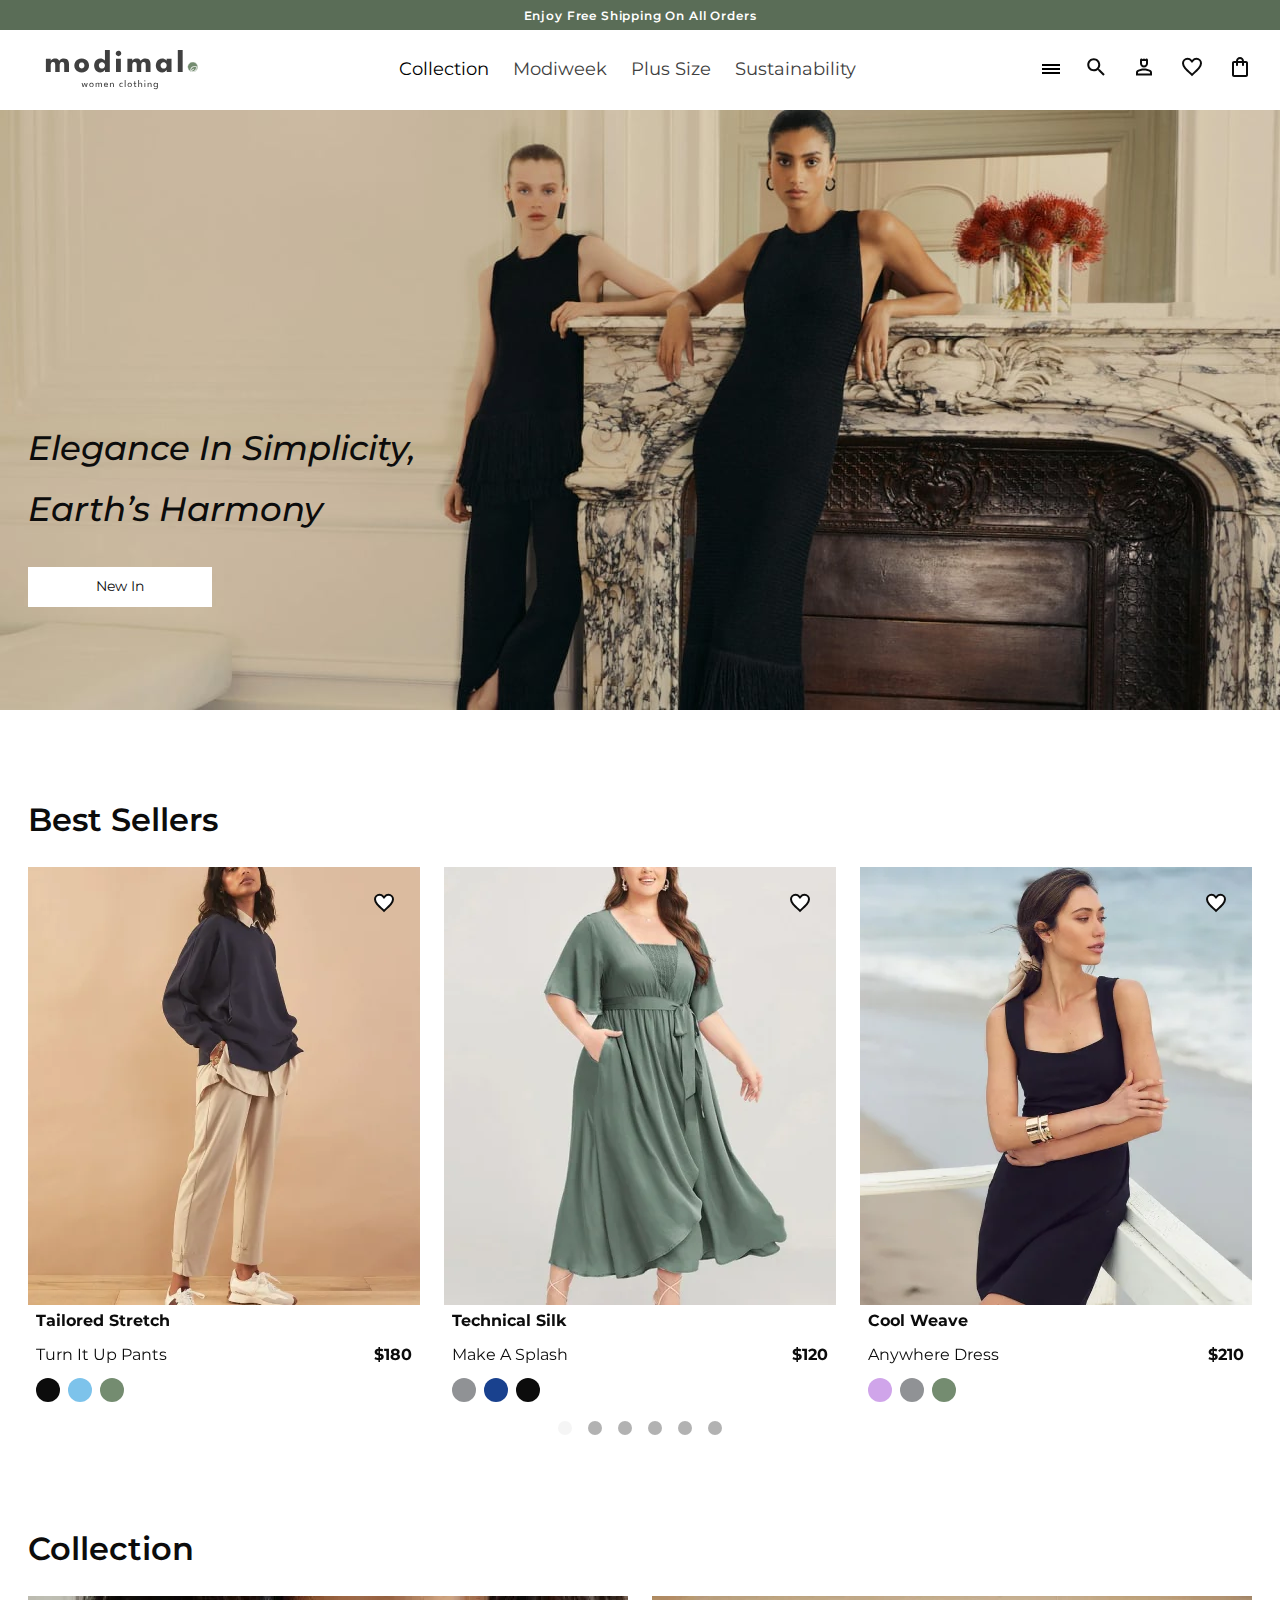
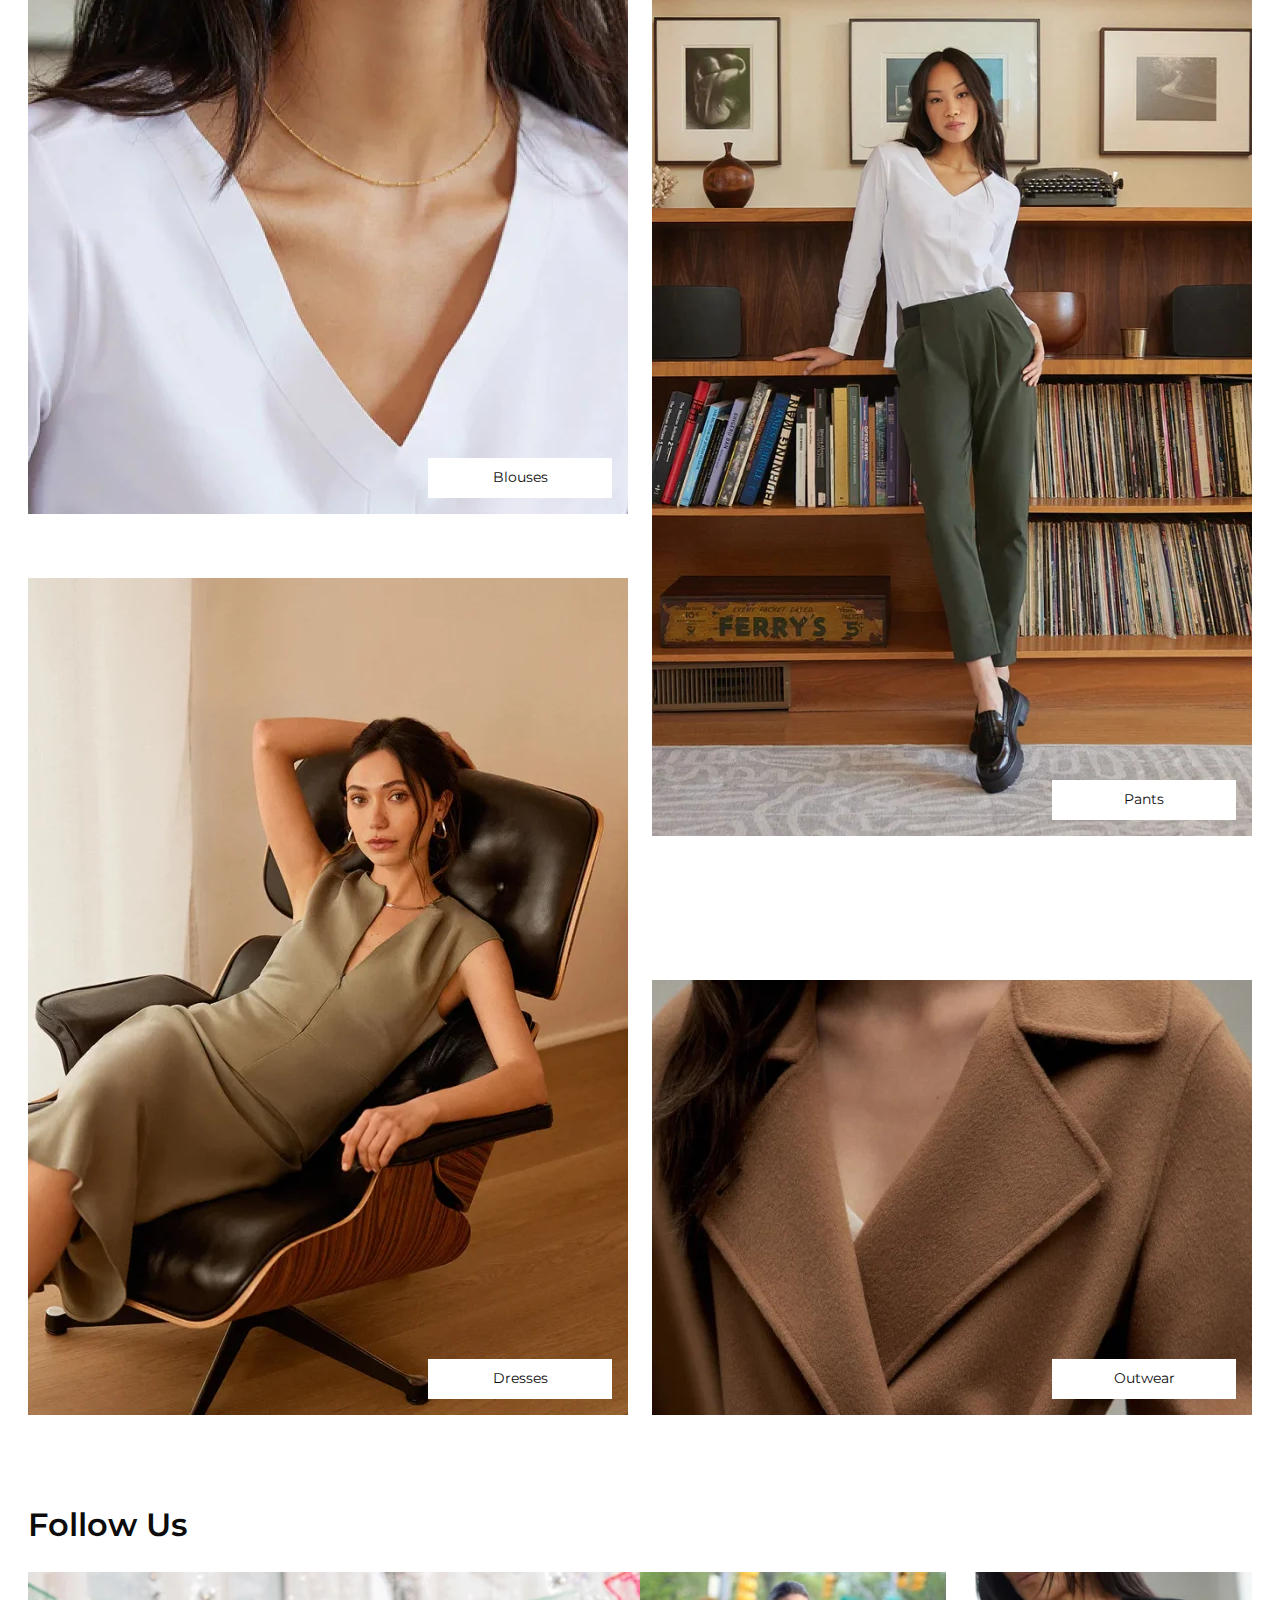
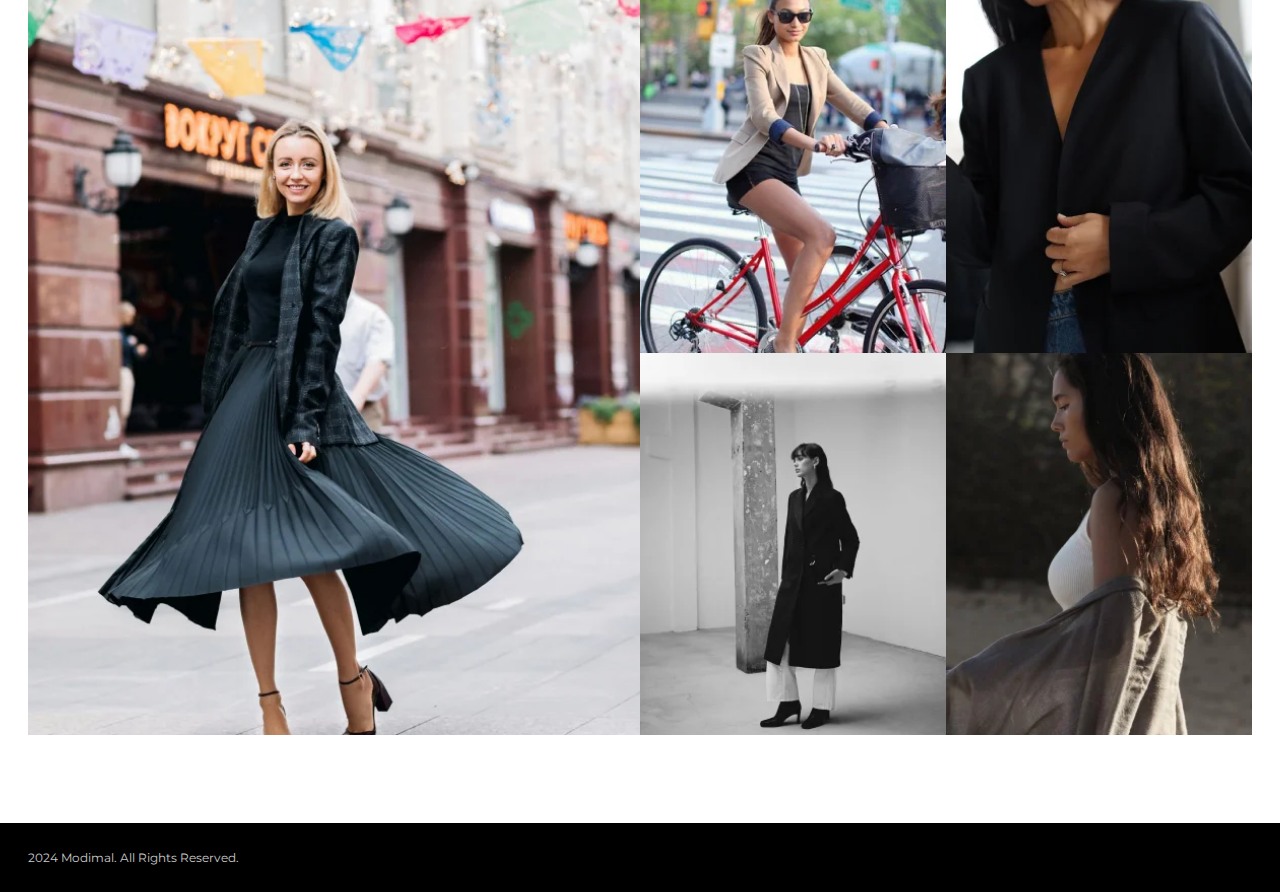
<file: docs/index.html>
<!DOCTYPE html><html lang="en"><head><meta charset="UTF-8"/><meta http-equiv="X-UA-Compatible" content="IE=edge"/><meta name="viewport" content="width=device-width, initial-scale=1.0"/><title>Modimal</title><link rel="stylesheet" href="./css/main.css"/><link rel="icon" type="image/x-icon" href="./img/favicons/favicon.svg"><link rel="apple-touch-icon" sizes="180x180" href="./img/favicons/apple-touch-icon.png"></head><body><section class="top-info"><div class="container"><p>Enjoy Free Shipping On&#160;All Orders</p></div></section><header class="header"><div class="container"><div class="header__row"><div class="header__logo"> <a href="#!" class="logo"><img src="./img/Logo/Logo.svg" alt="Logo"></a></div><nav class="header__nav nav"><ul class="nav__list"><li><a href="#!" class="active">Collection</a></li><li><a href="#!">Modiweek</a></li><li><a href="#!">Plus Size</a></li><li><a href="#!">Sustainability</a></li></ul></nav><div class="header__account header__account--first"><ul class="account"> <button class="mobile-nav-btn"><div class="nav-icon"></div></button><li class="account__search"> <a href="#!"><svg class="icon icon--search"><use href="./img/svgsprite/sprite.symbol.svg#search"></use></svg></a></li><li> <a href="#!"><svg class="icon icon--profile"><use href="./img/svgsprite/sprite.symbol.svg#profile"></use></svg></a></li></ul></div><div class="header__account"><ul class="account"><li> <a href="#!"><svg class="icon icon--favorite"><use href="./img/svgsprite/sprite.symbol.svg#favorite"></use></svg></a></li><li> <a href="#!"><svg class="icon icon--bag"><use href="./img/svgsprite/sprite.symbol.svg#bag"></use></svg></a></li></ul></div><div class="header__nav-btn"> <button class="mobile-nav-btn"><div class="nav-icon"></div></button></div></div></div></header><div class="mobile-nav"><div class="mobile-nav__links"><ul class="mobile-links"><li class="mobile-links__parent"> <button class="mobile-links__parent-btn"> <span class="mobile-links__parent-title">Collection</span><svg class="mobile-links__parent-btn__icon icon icon--arrow_down"><use href="./img/svgsprite/sprite.symbol.svg#arrow_down"></use></svg></button><div class="mobile-sub"><ul class="mobile-sub-list"><li class="mobile-sub-list__item">shop all</li><li class="mobile-sub-list__item">tops & blouses</li><li class="mobile-sub-list__item">packaging</li><li class="mobile-sub-list__item">pants</li><li class="mobile-sub-list__item">jackets & outwears</li><li class="mobile-sub-list__item">our suppliers</li><li class="mobile-sub-list__item">dresses & jumpsuits</li><li class="mobile-sub-list__item">short & skirts</li></ul></div></li><li class="mobile-links__parent"> <button class="mobile-links__parent-btn"> <span class="mobile-links__parent-title">New In</span><svg class="mobile-links__parent-btn__icon icon icon--arrow_down"><use href="./img/svgsprite/sprite.symbol.svg#arrow_down"></use></svg></button><div class="mobile-sub"><ul class="mobile-sub-list"><li class="mobile-sub-list__item">product care</li><li class="mobile-sub-list__item">tops & blouses</li><li class="mobile-sub-list__item">tees</li><li class="mobile-sub-list__item">pants</li><li class="mobile-sub-list__item">jackets & outwears</li><li class="mobile-sub-list__item">processing</li><li class="mobile-sub-list__item">dresses & jumpsuits</li></ul></div></li><li class="mobile-links__parent"> <button class="mobile-links__parent-btn"> <span class="mobile-links__parent-title">Modiweek</span><svg class="mobile-links__parent-btn__icon icon icon--arrow_down"><use href="./img/svgsprite/sprite.symbol.svg#arrow_down"></use></svg></button><div class="mobile-sub"><ul class="mobile-sub-list"><li class="mobile-sub-list__item">shop all</li><li class="mobile-sub-list__item">tops & blouses</li><li class="mobile-sub-list__item">processing</li><li class="mobile-sub-list__item">pants</li><li class="mobile-sub-list__item">jackets & outwears</li><li class="mobile-sub-list__item">pullovers</li><li class="mobile-sub-list__item">dresses & jumpsuits</li><li class="mobile-sub-list__item">short & skirts</li></ul></div></li><li class="mobile-links__parent"> <button class="mobile-links__parent-btn"> <span class="mobile-links__parent-title">Plus size</span><svg class="mobile-links__parent-btn__icon icon icon--arrow_down"><use href="./img/svgsprite/sprite.symbol.svg#arrow_down"></use></svg></button><div class="mobile-sub"><ul class="mobile-sub-list"><li class="mobile-sub-list__item">product care</li><li class="mobile-sub-list__item">tops & blouses</li><li class="mobile-sub-list__item">tees</li><li class="mobile-sub-list__item">pants</li><li class="mobile-sub-list__item">our suppliers</li><li class="mobile-sub-list__item">pullovers</li><li class="mobile-sub-list__item">packaging</li></ul></div></li><li class="mobile-links__parent"> <button class="mobile-links__parent-btn"> <span class="mobile-links__parent-title">sustainability</span> <svg class="mobile-links__parent-btn__icon icon icon--arrow_down"><use href="./img/svgsprite/sprite.symbol.svg#arrow_down"></use></svg></button><div class="mobile-sub"><ul class="mobile-sub-list"><li class="mobile-sub-list__item">mission</li><li class="mobile-sub-list__item">processing</li><li class="mobile-sub-list__item">materials</li><li class="mobile-sub-list__item">packaging</li><li class="mobile-sub-list__item">product care</li><li class="mobile-sub-list__item">our suppliers</li></ul></div></li></ul></div><div class="mobile-nav__btns"> <a href="#!" class="btn-outline"><svg class="icon icon--profile"><use href="./img/svgsprite/sprite.symbol.svg#profile"></use></svg>Log In</a> <a href="#!" class="btn-outline">Create Account</a></div></div><main class="main"><section class="hero"><div class="container"><div class="hero__content"><h1 class="hero__title">Elegance in&#160;simplicity, Earth&#8217;s harmony</h1> <a href="#!" class="btn">New In</a></div></div></section><section class="best"><div class="container"><div class="best__title-wrapper"><h2 class="best__title title">Best Sellers</h2><div class="best__link"> <a href="#!" class="btn btn--small">View All</a></div></div><div class="best__cards"><div class="swiper"><div class="swiper-wrapper"><div class="swiper-slide"><article class="card"><div class="card__fav-btn"> <button class="card__btn-fav"><svg class="icon icon--favorite"><use href="./img/svgsprite/sprite.symbol.svg#favorite"></use></svg></button></div><div class="card__picture"><picture><source srcset="./img/Best/best-01.webp 1x, ./img/Best/best-01@2x.webp 2x" type="image/webp"><source srcset="./img/Best/best-01.jpg 1x, ./img/Best/best-01@2x.jpg 2x" type="image/jpeg"> <img src="./img/Best/best-01.jpg" alt="card" class="card__img"></picture></div><div class="card__body"><h3 class="card__title"><a href="#!">tailored stretch</a></h3><div class="card__cols"><div class="card__desc">turn it&#160;up&#160;pants</div><div class="card__price">$180</div></div><div class="card__colors"><div class="color color--black"></div><div class="color color--blue"></div><div class="color color--green"></div></div></div></article></div><div class="swiper-slide"><article class="card"><div class="card__fav-btn"> <button class="card__btn-fav"><svg class="icon icon--favorite"><use href="./img/svgsprite/sprite.symbol.svg#favorite"></use></svg></button></div><div class="card__picture"><picture><source srcset="./img/Best/best-02.webp 1x, ./img/Best/best-02@2x.webp 2x" type="image/webp"><source srcset="./img/Best/best-02.jpg 1x, ./img/Best/best-02@2x.jpg 2x" type="image/jpeg"> <img src="./img/Best/best-02.jpg" alt="card" class="card__img"></picture></div><div class="card__body"><h3 class="card__title"><a href="#!">Technical Silk</a></h3><div class="card__cols"><div class="card__desc">Make A&#160;Splash</div><div class="card__price">$120</div></div><div class="card__colors"><div class="color color--olive"></div><div class="color color--navy"></div><div class="color color--black"></div></div></div></article></div><div class="swiper-slide"><article class="card"><div class="card__fav-btn"> <button class="card__btn-fav"><svg class="icon icon--favorite"><use href="./img/svgsprite/sprite.symbol.svg#favorite"></use></svg></button></div><div class="card__picture"><picture><source srcset="./img/Best/best-03.webp 1x, ./img/Best/best-03@2x.webp 2x" type="image/webp"><source srcset="./img/Best/best-03.jpg 1x, ./img/Best/best-03@2x.jpg 2x" type="image/jpeg"> <img src="./img/Best/best-03.jpg" alt="card" class="card__img"></picture></div><div class="card__body"><h3 class="card__title"><a href="#!">Cool Weave</a></h3><div class="card__cols"><div class="card__desc">Anywhere Dress</div><div class="card__price">$210</div></div><div class="card__colors"><div class="color color--pink"></div><div class="color color--olive"></div><div class="color color--green"></div></div></div></article></div><div class="swiper-slide"><article class="card"><div class="card__fav-btn"> <button class="card__btn-fav"><svg class="icon icon--favorite"><use href="./img/svgsprite/sprite.symbol.svg#favorite"></use></svg></button></div><div class="card__picture"><picture><source srcset="./img/Best/best-04.webp 1x, ./img/Best/best-04@2x.webp 2x" type="image/webp"><source srcset="./img/Best/best-04.jpg 1x, ./img/Best/best-04@2x.jpg 2x" type="image/jpeg"> <img src="./img/Best/best-04.jpg" alt="card" class="card__img"></picture></div><div class="card__body"><h3 class="card__title"><a href="#!">Cool Dress</a></h3><div class="card__cols"><div class="card__desc">Anywhere Dress</div><div class="card__price">$180</div></div><div class="card__colors"><div class="color color--white"></div><div class="color color--black"></div><div class="color color--green"></div></div></div></article></div><div class="swiper-slide"><article class="card"><div class="card__fav-btn"> <button class="card__btn-fav"><svg class="icon icon--favorite"><use href="./img/svgsprite/sprite.symbol.svg#favorite"></use></svg></button></div><div class="card__picture"><picture><source srcset="./img/Best/best-05.webp 1x, ./img/Best/best-05@2x.webp 2x" type="image/webp"><source srcset="./img/Best/best-05.jpg 1x, ./img/Best/best-05@2x.jpg 2x" type="image/jpeg"> <img src="./img/Best/best-05.jpg" alt="card" class="card__img"></picture></div><div class="card__body"><h3 class="card__title"><a href="#!">Cool Blause</a></h3><div class="card__cols"><div class="card__desc">Make A&#160;Splash</div><div class="card__price">$120</div></div><div class="card__colors"><div class="color color--blue"></div><div class="color color--white"></div><div class="color color--olive"></div></div></div></article></div><div class="swiper-slide"><article class="card"><div class="card__fav-btn"> <button class="card__btn-fav"><svg class="icon icon--favorite"><use href="./img/svgsprite/sprite.symbol.svg#favorite"></use></svg></button></div><div class="card__picture"><picture><source srcset="./img/Best/best-06.webp 1x, ./img/Best/best-06@2x.webp 2x" type="image/webp"><source srcset="./img/Best/best-06.jpg 1x, ./img/Best/best-06@2x.jpg 2x" type="image/jpeg"> <img src="./img/Best/best-06.jpg" alt="card" class="card__img"></picture></div><div class="card__body"><h3 class="card__title"><a href="#!">Summer Dress</a></h3><div class="card__cols"><div class="card__desc">Anywhere Dress</div><div class="card__price">$210</div></div><div class="card__colors"><div class="color color--white"></div><div class="color color--olive"></div><div class="color color--green"></div></div></div></article></div></div><div class="swiper-pagination"></div></div></div></div></section><section class="collection"><div class="container"><h2 class="collection__title title">Collection</h2><div class="collection__cols"><div class="collection__col"><article class="card-collection"><picture><source srcset="./img/Collection/collection-01.webp 1x, ./img/Collection/collection-01@2x.webp 2x" type="image/webp"><source srcset="./img/Collection/collection-01.jpg 1x, ./img/Collection/collection-01@2x.jpg 2x" type="image/jpeg"> <img src="./img/Collection/collection-01.jpg" alt="collection" class="card-collection__img"></picture><div class="card-collection__link"> <a href="#!" class="btn btn--mobile-wide">Blouses</a></div></article><article class="card-collection"><picture><source srcset="./img/Collection/collection-02.webp 1x, ./img/Collection/collection-02@2x.webp 2x" type="image/webp"><source srcset="./img/Collection/collection-02.jpg 1x, ./img/Collection/collection-02@2x.jpg 2x" type="image/jpeg"> <img src="./img/Collection/collection-02.jpg" alt="collection" class="card-collection__img"></picture><div class="card-collection__link"> <a href="#!" class="btn btn--mobile-wide">Dresses</a></div></article></div><div class="collection__col"><article class="card-collection"><picture><source srcset="./img/Collection/collection-03.webp 1x, ./img/Collection/collection-03@2x.webp 2x" type="image/webp"><source srcset="./img/Collection/collection-03.jpg 1x, ./img/Collection/collection-03@2x.jpg 2x" type="image/jpeg"> <img src="./img/Collection/collection-03.jpg" alt="collection" class="card-collection__img"></picture><div class="card-collection__link"> <a href="#!" class="btn btn--mobile-wide">Pants</a></div></article><article class="card-collection"><picture><source srcset="./img/Collection/collection-04.webp 1x, ./img/Collection/collection-04@2x.webp 2x" type="image/webp"><source srcset="./img/Collection/collection-04.jpg 1x, ./img/Collection/collection-04@2x.jpg 2x" type="image/jpeg"> <img src="./img/Collection/collection-04.jpg" alt="collection" class="card-collection__img"></picture><div class="card-collection__link"> <a href="#!" class="btn btn--mobile-wide">Outwear</a></div></article></div></div></div></section><section class="follow"><div class="container"><h2 class="follow__title title">Follow us</h2><div class="follow__grid"><picture><source srcset="./img/Follow/follow-01.webp 1x, ./img/Follow/follow-01@2x.webp 2x" type="image/webp"><source srcset="./img/Follow/follow-01.jpg 1x, ./img/Follow/follow-01@2x.jpg 2x" type="image/jpeg"> <img src="./img/Follow/follow-01.jpg" alt="us" class="follow__img"></picture><picture><source srcset="./img/Follow/follow-02.webp 1x, ./img/Follow/follow-02@2x.webp 2x" type="image/webp"><source srcset="./img/Follow/follow-02.jpg 1x, ./img/Follow/follow-02@2x.jpg 2x" type="image/jpeg"> <img src="./img/Follow/follow-02.jpg" alt="us" class="follow__img"></picture><picture><source srcset="./img/Follow/follow-03.webp 1x, ./img/Follow/follow-03@2x.webp 2x" type="image/webp"><source srcset="./img/Follow/follow-03.jpg 1x, ./img/Follow/follow-03@2x.jpg 2x" type="image/jpeg"> <img src="./img/Follow/follow-03.jpg" alt="us" class="follow__img"></picture><picture><source srcset="./img/Follow/follow-04.webp 1x, ./img/Follow/follow-04@2x.webp 2x" type="image/webp"><source srcset="./img/Follow/follow-04.jpg 1x, ./img/Follow/follow-04@2x.jpg 2x" type="image/jpeg"> <img src="./img/Follow/follow-04.jpg" alt="us" class="follow__img"></picture><picture><source srcset="./img/Follow/follow-05.webp 1x, ./img/Follow/follow-05@2x.webp 2x" type="image/webp"><source srcset="./img/Follow/follow-05.jpg 1x, ./img/Follow/follow-05@2x.jpg 2x" type="image/jpeg"> <img src="./img/Follow/follow-05.jpg" alt="us" class="follow__img"></picture></div></div></section></main><footer class="footer"><div class="container"><div class="footer__copyright"><p>2024 modimal. All Rights Reserved.</p></div></div></footer><script src="./js/index.bundle.js"></script></body></html>
</file>
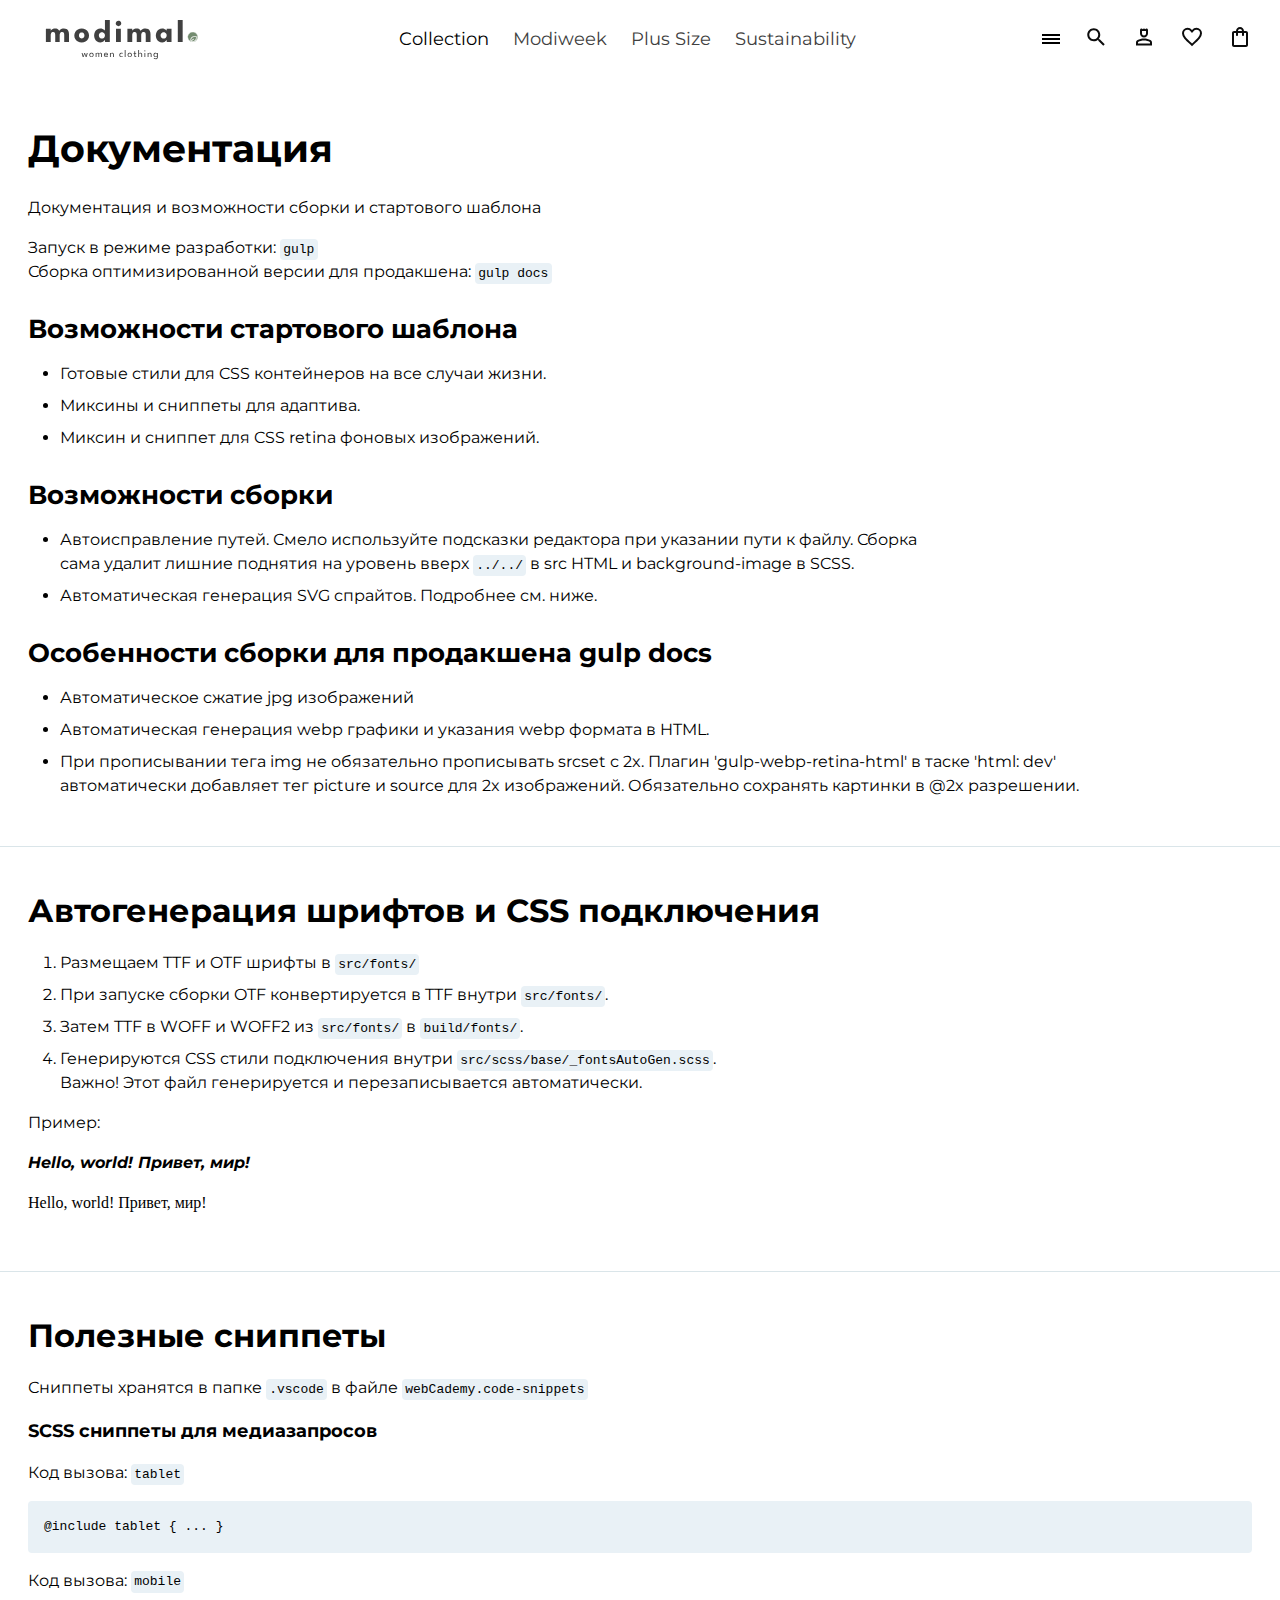
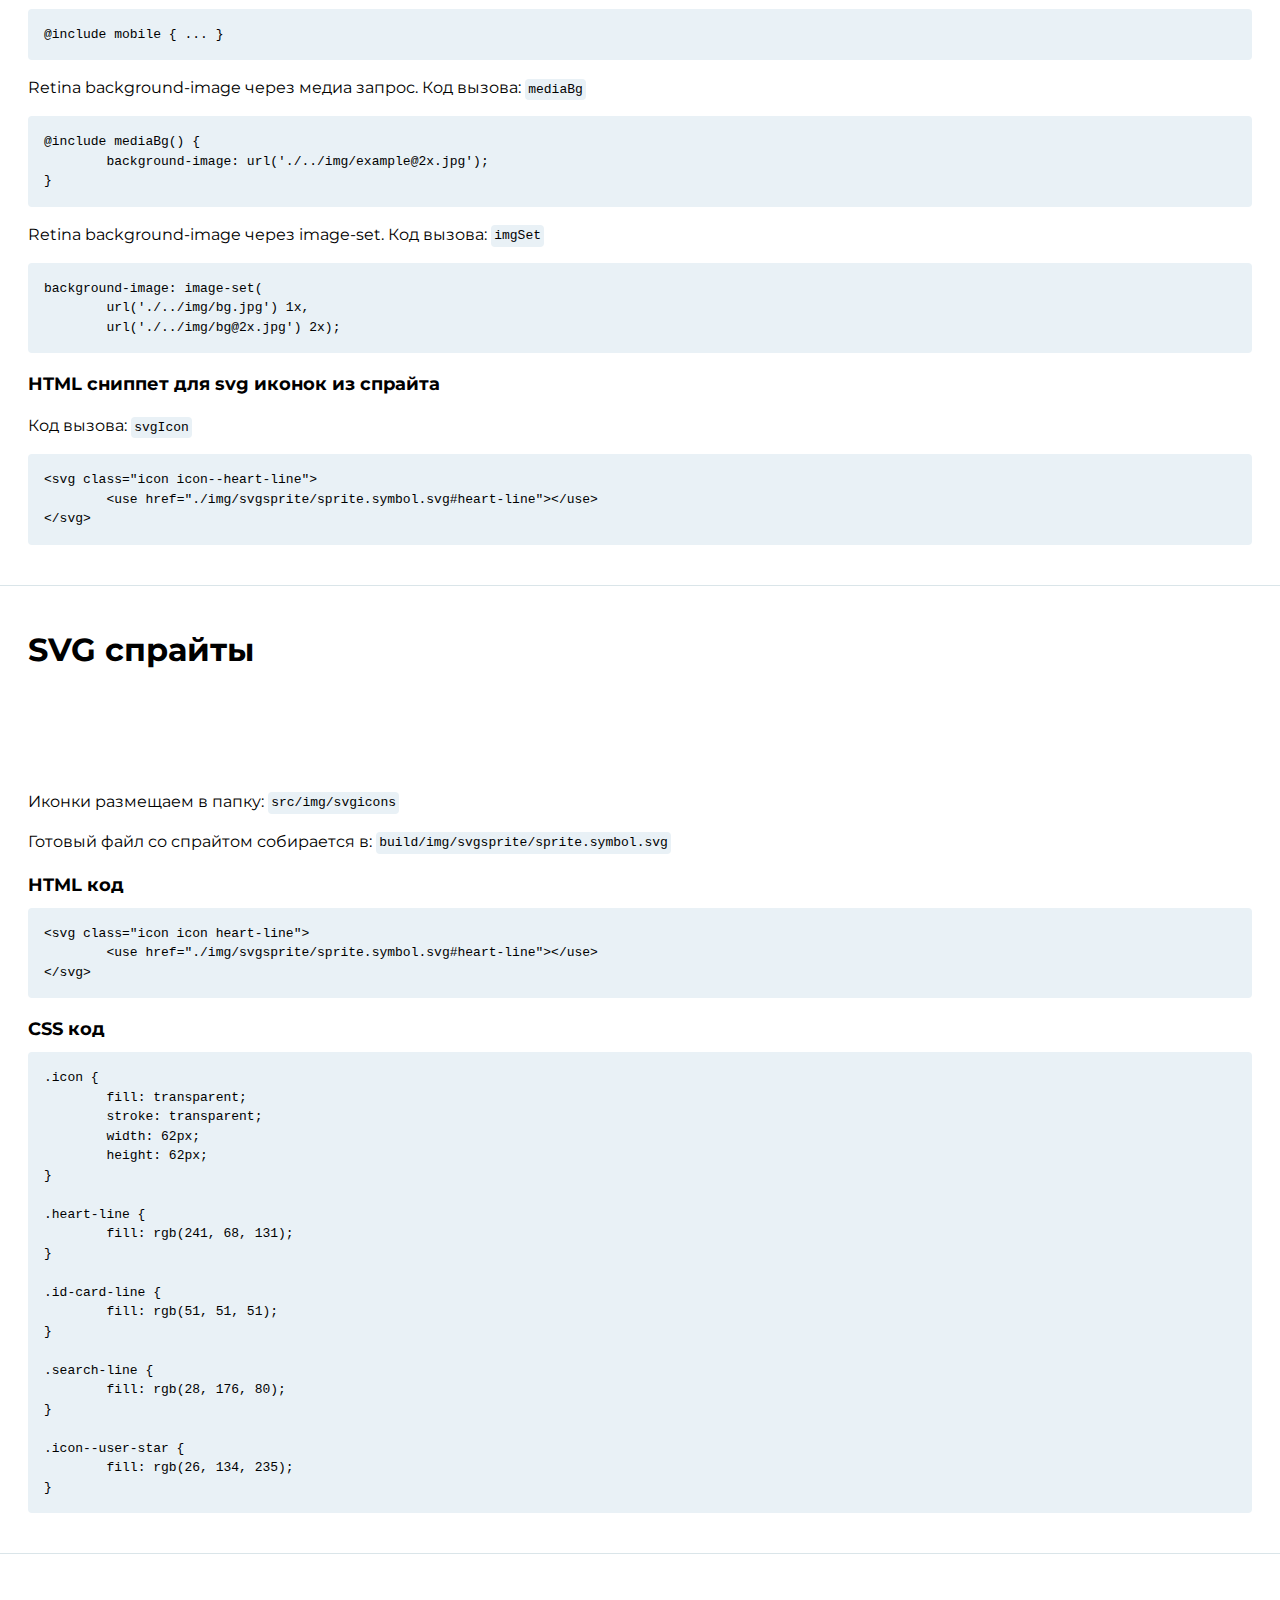
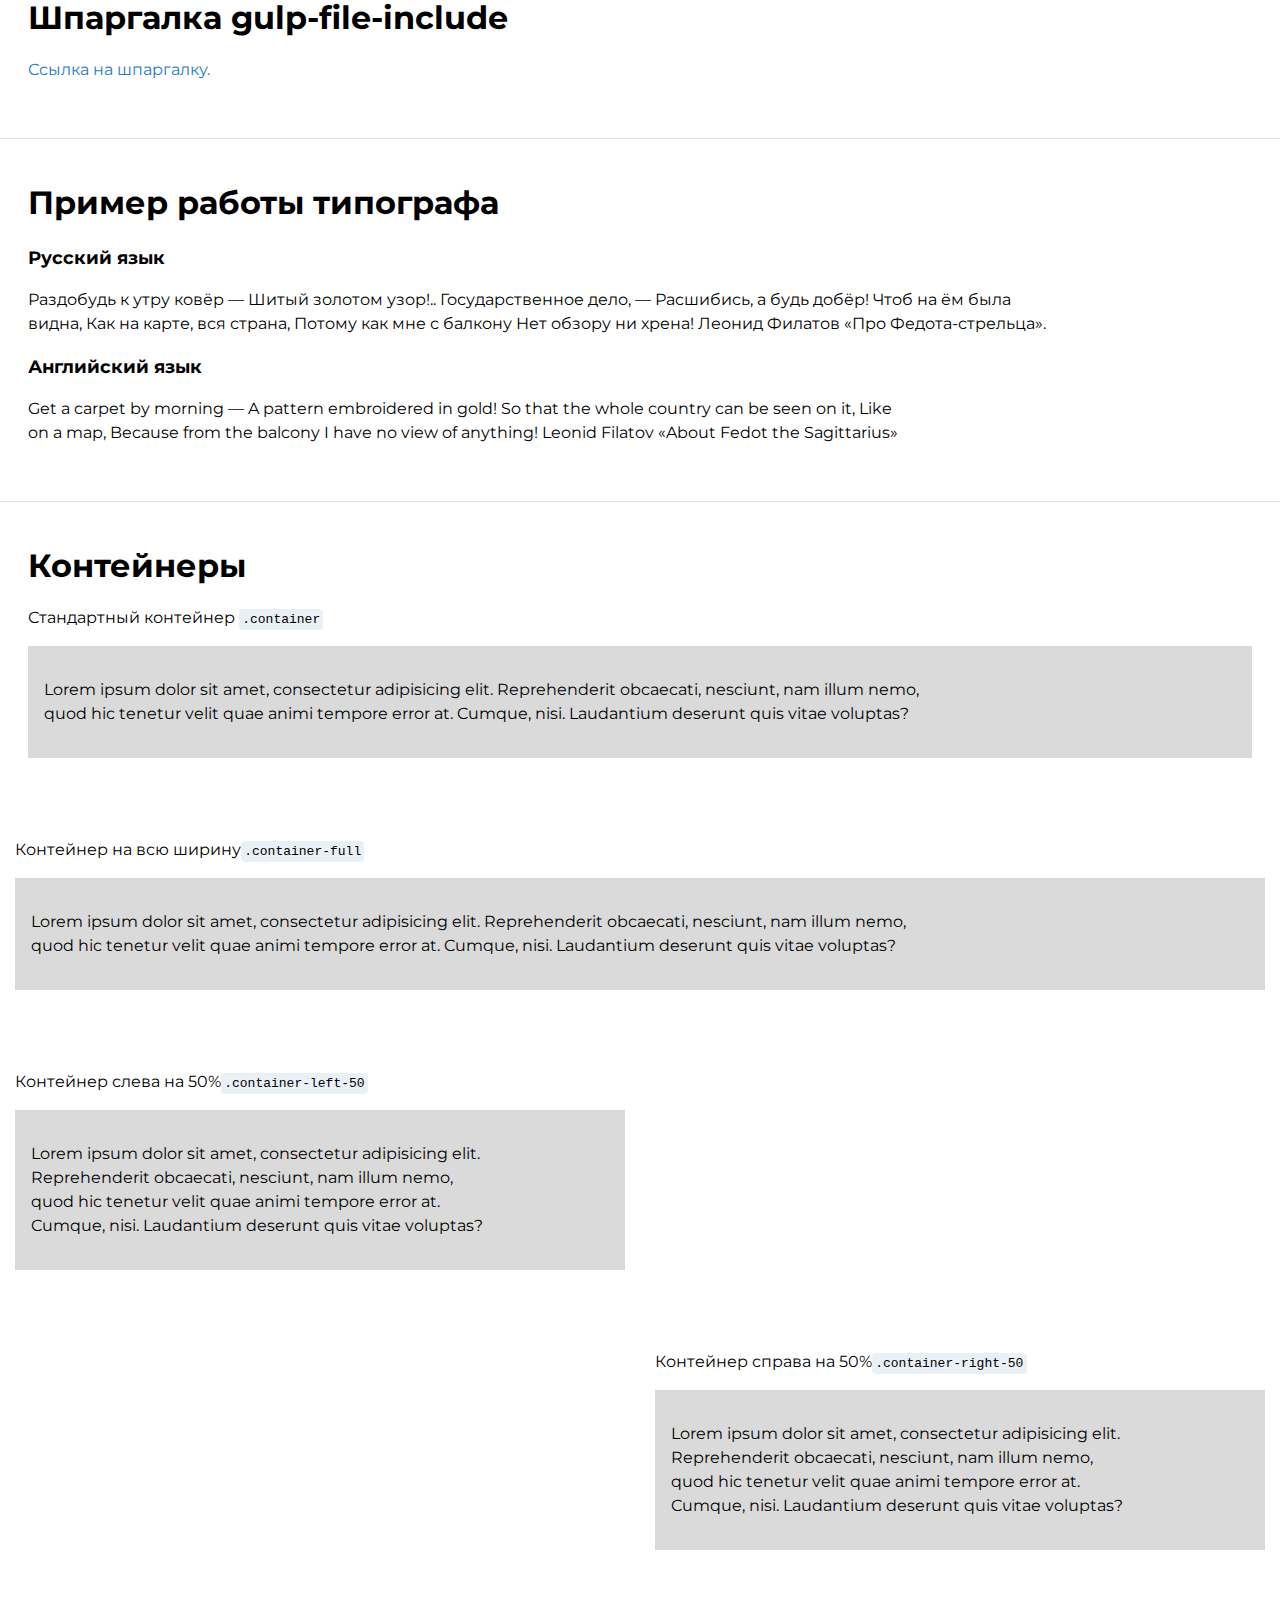
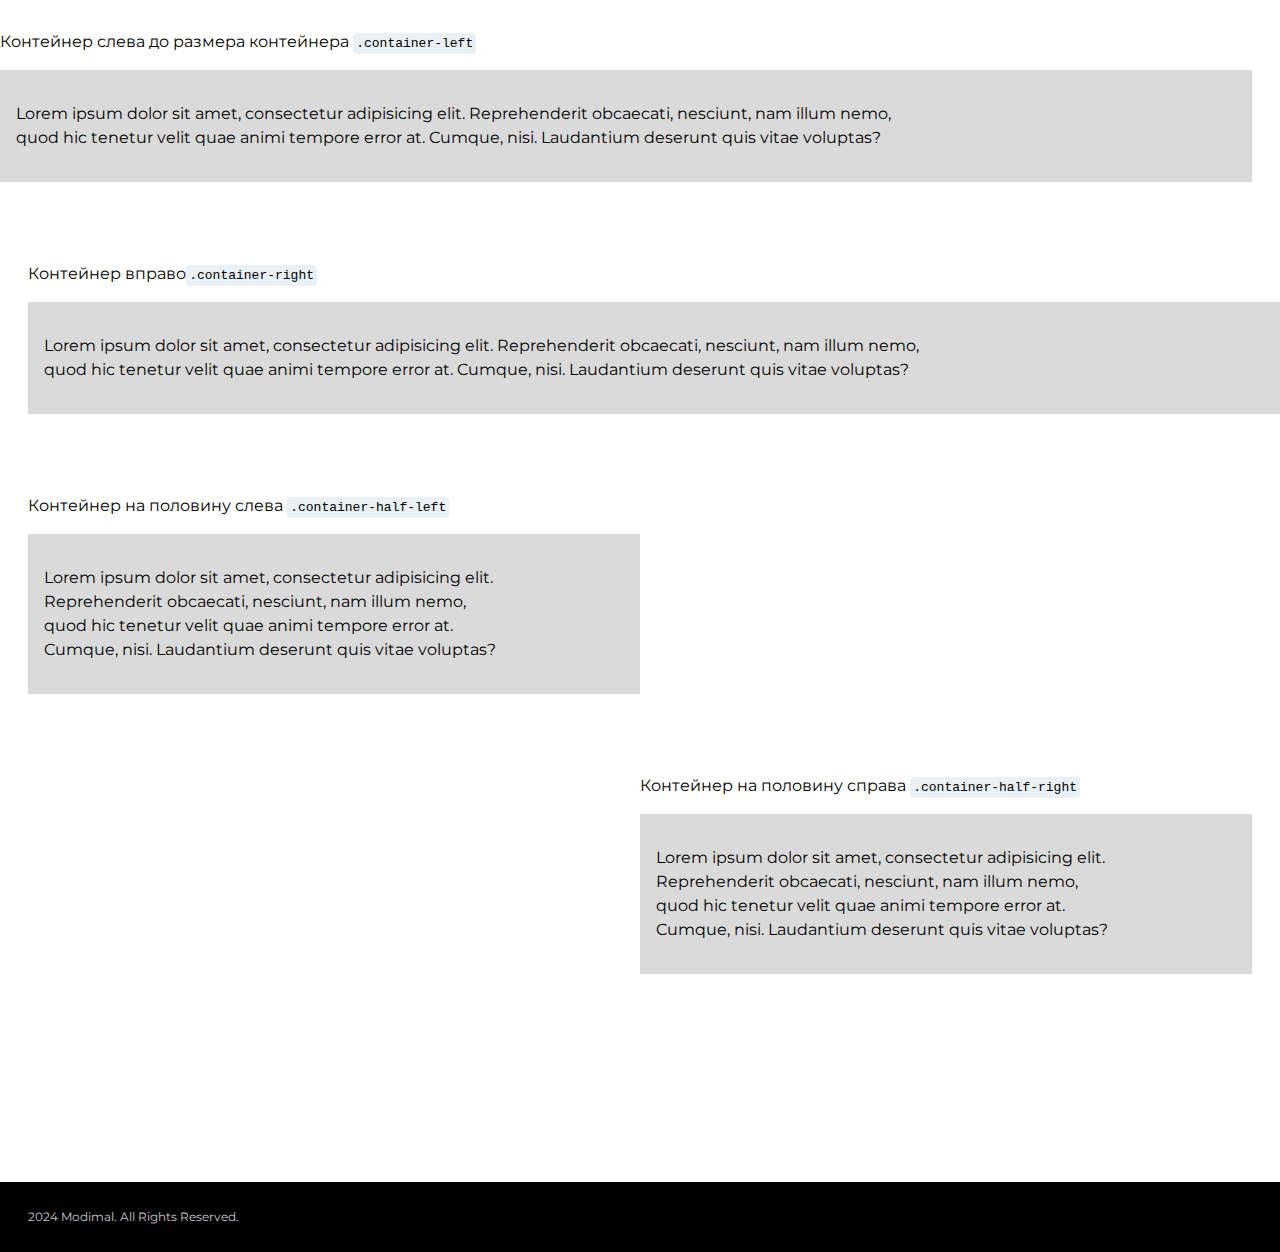
<file: docs/docs.html>
<!DOCTYPE html><html lang="en"><head><meta charset="UTF-8"/><meta http-equiv="X-UA-Compatible" content="IE=edge"/><meta name="viewport" content="width=device-width, initial-scale=1.0"/><title>Стартовый шаблон | ВебКадеми</title><link rel="stylesheet" href="./css/main.css"/><link rel="icon" type="image/x-icon" href="./img/favicons/favicon.svg"><link rel="apple-touch-icon" sizes="180x180" href="./img/favicons/apple-touch-icon.png"></head><body><header class="header"><div class="container"><div class="header__row"><div class="header__logo"> <a href="#!" class="logo"><img src="./img/Logo/Logo.svg" alt="Logo"></a></div><nav class="header__nav nav"><ul class="nav__list"><li><a href="#!" class="active">Collection</a></li><li><a href="#!">Modiweek</a></li><li><a href="#!">Plus Size</a></li><li><a href="#!">Sustainability</a></li></ul></nav><div class="header__account header__account--first"><ul class="account"> <button class="mobile-nav-btn"><div class="nav-icon"></div></button><li class="account__search"> <a href="#!"><svg class="icon icon--search"><use href="./img/svgsprite/sprite.symbol.svg#search"></use></svg></a></li><li> <a href="#!"><svg class="icon icon--profile"><use href="./img/svgsprite/sprite.symbol.svg#profile"></use></svg></a></li></ul></div><div class="header__account"><ul class="account"><li> <a href="#!"><svg class="icon icon--favorite"><use href="./img/svgsprite/sprite.symbol.svg#favorite"></use></svg></a></li><li> <a href="#!"><svg class="icon icon--bag"><use href="./img/svgsprite/sprite.symbol.svg#bag"></use></svg></a></li></ul></div><div class="header__nav-btn"> <button class="mobile-nav-btn"><div class="nav-icon"></div></button></div></div></div></header><div class="mobile-nav"><div class="mobile-nav__links"><ul class="mobile-links"><li class="mobile-links__parent"> <button class="mobile-links__parent-btn"> <span class="mobile-links__parent-title">Collection</span><svg class="mobile-links__parent-btn__icon icon icon--arrow_down"><use href="./img/svgsprite/sprite.symbol.svg#arrow_down"></use></svg></button><div class="mobile-sub"><ul class="mobile-sub-list"><li class="mobile-sub-list__item">shop all</li><li class="mobile-sub-list__item">tops & blouses</li><li class="mobile-sub-list__item">packaging</li><li class="mobile-sub-list__item">pants</li><li class="mobile-sub-list__item">jackets & outwears</li><li class="mobile-sub-list__item">our suppliers</li><li class="mobile-sub-list__item">dresses & jumpsuits</li><li class="mobile-sub-list__item">short & skirts</li></ul></div></li><li class="mobile-links__parent"> <button class="mobile-links__parent-btn"> <span class="mobile-links__parent-title">New In</span><svg class="mobile-links__parent-btn__icon icon icon--arrow_down"><use href="./img/svgsprite/sprite.symbol.svg#arrow_down"></use></svg></button><div class="mobile-sub"><ul class="mobile-sub-list"><li class="mobile-sub-list__item">product care</li><li class="mobile-sub-list__item">tops & blouses</li><li class="mobile-sub-list__item">tees</li><li class="mobile-sub-list__item">pants</li><li class="mobile-sub-list__item">jackets & outwears</li><li class="mobile-sub-list__item">processing</li><li class="mobile-sub-list__item">dresses & jumpsuits</li></ul></div></li><li class="mobile-links__parent"> <button class="mobile-links__parent-btn"> <span class="mobile-links__parent-title">Modiweek</span><svg class="mobile-links__parent-btn__icon icon icon--arrow_down"><use href="./img/svgsprite/sprite.symbol.svg#arrow_down"></use></svg></button><div class="mobile-sub"><ul class="mobile-sub-list"><li class="mobile-sub-list__item">shop all</li><li class="mobile-sub-list__item">tops & blouses</li><li class="mobile-sub-list__item">processing</li><li class="mobile-sub-list__item">pants</li><li class="mobile-sub-list__item">jackets & outwears</li><li class="mobile-sub-list__item">pullovers</li><li class="mobile-sub-list__item">dresses & jumpsuits</li><li class="mobile-sub-list__item">short & skirts</li></ul></div></li><li class="mobile-links__parent"> <button class="mobile-links__parent-btn"> <span class="mobile-links__parent-title">Plus size</span><svg class="mobile-links__parent-btn__icon icon icon--arrow_down"><use href="./img/svgsprite/sprite.symbol.svg#arrow_down"></use></svg></button><div class="mobile-sub"><ul class="mobile-sub-list"><li class="mobile-sub-list__item">product care</li><li class="mobile-sub-list__item">tops & blouses</li><li class="mobile-sub-list__item">tees</li><li class="mobile-sub-list__item">pants</li><li class="mobile-sub-list__item">our suppliers</li><li class="mobile-sub-list__item">pullovers</li><li class="mobile-sub-list__item">packaging</li></ul></div></li><li class="mobile-links__parent"> <button class="mobile-links__parent-btn"> <span class="mobile-links__parent-title">sustainability</span> <svg class="mobile-links__parent-btn__icon icon icon--arrow_down"><use href="./img/svgsprite/sprite.symbol.svg#arrow_down"></use></svg></button><div class="mobile-sub"><ul class="mobile-sub-list"><li class="mobile-sub-list__item">mission</li><li class="mobile-sub-list__item">processing</li><li class="mobile-sub-list__item">materials</li><li class="mobile-sub-list__item">packaging</li><li class="mobile-sub-list__item">product care</li><li class="mobile-sub-list__item">our suppliers</li></ul></div></li></ul></div><div class="mobile-nav__btns"> <a href="#!" class="btn-outline"><svg class="icon icon--profile"><use href="./img/svgsprite/sprite.symbol.svg#profile"></use></svg>Log In</a> <a href="#!" class="btn-outline">Create Account</a></div></div><main class="docs"><section><div class="container"><h1 class="title-1">Документация</h1><p>Документация и&#160;возможности сборки и&#160;стартового шаблона</p><p> Запуск в&#160;режиме разработки: <code>gulp</code><br> Сборка оптимизированной версии для продакшена: <code>gulp docs</code></p><h3 class="title-3">Возможности стартового шаблона</h3><ul><li>Готовые стили для CSS контейнеров на&#160;все случаи жизни.</li><li>Миксины и&#160;сниппеты для адаптива.</li><li>Миксин и&#160;сниппет для CSS retina фоновых изображений.</li></ul><h3 class="title-3">Возможности сборки</h3><ul><li>Автоисправление путей. Смело используйте подсказки редактора при указании пути к&#160;файлу. Сборка сама удалит лишние поднятия на&#160;уровень вверх <code>../../</code> в&#160;src HTML и background-image в&#160;SCSS.</li><li>Автоматическая генерация SVG спрайтов. Подробнее см.&#160;ниже.</li></ul><h3 class="title-3">Особенности сборки для продакшена gulp docs</h3><ul><li>Автоматическое сжатие jpg изображений</li><li>Автоматическая генерация webp графики и&#160;указания webp формата в&#160;HTML.</li><li>При прописывании тега img не&#160;обязательно прописывать srcset с&#160;2x. Плагин 'gulp-webp-retina-html' в&#160;таске 'html: dev' автоматически добавляет тег picture и&#160;source для 2x изображений. Обязательно сохранять картинки в&#160;@2x разрешении.</li></ul></div></section><section><div class="container"><h2 class="title-2">Автогенерация шрифтов и&#160;CSS подключения</h2><ol><li>Размещаем TTF и&#160;OTF шрифты в&#160;<code>src/fonts/</code></li><li>При запуске сборки OTF конвертируется в&#160;TTF внутри <code>src/fonts/</code>.</li><li>Затем TTF в&#160;WOFF и&#160;WOFF2 из&#160;<code>src/fonts/</code> в&#160;<code>build/fonts/</code>.</li><li>Генерируются CSS стили подключения внутри <code>src/scss/base/_fontsAutoGen.scss</code>.<br> Важно! Этот файл генерируется и&#160;перезаписывается автоматически.</li></ol><p> Пример:</p><p class="font-1">Hello, world! Привет, мир!</p><p class="font-2">Hello, world! Привет, мир!</p></div></section><section><div class="container"><h2 class="title-2">Полезные сниппеты</h2><p>Сниппеты хранятся в&#160;папке <code>.vscode</code> в&#160;файле <code>webCademy.code-snippets</code></p><h4 class="title-4">SCSS сниппеты для медиазапросов</h4><p>Код вызова: <code>tablet</code></p><pre class="code">@include tablet { ... }</pre><p>Код вызова: <code>mobile</code></p><pre class="code">@include mobile { ... }</pre><p>Retina background-image через медиа запрос. Код вызова: <code>mediaBg</code></p><pre class="code">
@include mediaBg() {
	background-image: url('./../img/example@2x.jpg');
}</pre><p>Retina background-image через image-set. Код вызова: <code>imgSet</code></p><pre class="code">background-image: image-set(
	url('./../img/bg.jpg') 1x,
	url('./../img/bg@2x.jpg') 2x);</pre><h4 class="title-4">HTML сниппет для svg иконок из&#160;спрайта</h4><p>Код вызова: <code>svgIcon</code></p><pre class="code">
&lt;svg class="icon icon--heart-line"&gt;
	&lt;use href="./img/svgsprite/sprite.symbol.svg#heart-line"&gt;&lt;/use&gt;
&lt;/svg&gt;
</pre></div></section><section><div class="container"><h2 class="title-2">SVG спрайты</h2><div class="icons-wrapper"><svg class="icon icon--heart-line"><use href="./img/svgsprite/sprite.symbol.svg#heart-line"></use></svg><svg class="icon icon--id-card-line"><use href="./img/svgsprite/sprite.symbol.svg#id-card-line"></use></svg><svg class="icon icon--search-line"><use href="./img/svgsprite/sprite.symbol.svg#search-line"></use></svg><svg class="icon icon--user-star"><use href="./img/svgsprite/sprite.symbol.svg#user-star-line"></use></svg></div><p> Иконки размещаем в&#160;папку: <code>src/img/svgicons</code></p><p> Готовый файл со&#160;спрайтом собирается в: <code>build/img/svgsprite/sprite.symbol.svg</code></p><h4 class="title-4">HTML код</h4><pre class="code">&lt;svg class="icon icon heart-line"&gt;
	&lt;use href="./img/svgsprite/sprite.symbol.svg#heart-line"&gt;&lt;/use&gt;
&lt;/svg&gt;</pre><h4 class="title-4">CSS код</h4><pre class="code">.icon {
	fill: transparent;
	stroke: transparent;
	width: 62px;
	height: 62px;
}

.heart-line {
	fill: rgb(241, 68, 131);
}

.id-card-line {
	fill: rgb(51, 51, 51);
}

.search-line {
	fill: rgb(28, 176, 80);
}

.icon--user-star {
	fill: rgb(26, 134, 235);
}</pre></div></section><section><div class="container"><h2 class="title-2">Шпаргалка gulp-file-include</h2><p> <a href="https://opalescent-side-463.notion.site/Gulp-file-include-ae5885e857cc4658987dd30f40b77e74?pvs=4" target="_blank">Ссылка на&#160;шпаргалку.</a></p></div></section><section><div class="container"><h2 class="title-2">Пример работы типографа</h2><h4 class="title-4">Русский язык</h4><p>Раздобудь к&#160;утру ковёр&#160;&#8212; Шитый золотом узор!.. Государственное дело,&#160;&#8212; Расшибись, а&#160;будь добёр! Чтоб на&#160;ём&#160;была видна, Как на&#160;карте, вся страна, Потому как мне с&#160;балкону Нет обзору ни&#160;хрена! Леонид Филатов &#171;Про Федота-стрельца&#187;.</p><h4 class="title-4">Английский язык</h4><p>Get a&#160;carpet by&#160;morning&#160;&#8212; A&#160;pattern embroidered in&#160;gold! So&#160;that the whole country can be&#160;seen on&#160;it, Like on&#160;a&#160;map, Because from the balcony I&#160;have no&#160;view of&#160;anything! Leonid Filatov &#171;About Fedot the Sagittarius&#187;</p></div></section><section><div class="container"><h2 class="title-2">Контейнеры</h2></div><div class="container"><p>Стандартный контейнер <code>.container</code></p><div class="content-demo"><p>Lorem ipsum dolor sit amet, consectetur adipisicing elit. Reprehenderit obcaecati, nesciunt, nam illum nemo, quod hic tenetur velit quae animi tempore error&#160;at. Cumque, nisi. Laudantium deserunt quis vitae voluptas?</p></div></div><div class="container-full"><p>Контейнер на&#160;всю ширину<code>.container-full</code></p><div class="content-demo"><p>Lorem ipsum dolor sit amet, consectetur adipisicing elit. Reprehenderit obcaecati, nesciunt, nam illum nemo, quod hic tenetur velit quae animi tempore error&#160;at. Cumque, nisi. Laudantium deserunt quis vitae voluptas?</p></div></div><div class="container-left-50"><p>Контейнер слева на&#160;50%<code>.container-left-50</code></p><div class="content-demo"><p>Lorem ipsum dolor sit amet, consectetur adipisicing elit. Reprehenderit obcaecati, nesciunt, nam illum nemo, quod hic tenetur velit quae animi tempore error&#160;at. Cumque, nisi. Laudantium deserunt quis vitae voluptas?</p></div></div><div class="container-right-50"><p>Контейнер справа на&#160;50%<code>.container-right-50</code></p><div class="content-demo"><p>Lorem ipsum dolor sit amet, consectetur adipisicing elit. Reprehenderit obcaecati, nesciunt, nam illum nemo, quod hic tenetur velit quae animi tempore error&#160;at. Cumque, nisi. Laudantium deserunt quis vitae voluptas?</p></div></div><div class="container-left"><p>Контейнер слева до&#160;размера контейнера <code>.container-left</code></p><div class="content-demo"><p>Lorem ipsum dolor sit amet, consectetur adipisicing elit. Reprehenderit obcaecati, nesciunt, nam illum nemo, quod hic tenetur velit quae animi tempore error&#160;at. Cumque, nisi. Laudantium deserunt quis vitae voluptas?</p></div></div><div class="container-right"><p>Контейнер вправо<code>.container-right</code></p><div class="content-demo"><p>Lorem ipsum dolor sit amet, consectetur adipisicing elit. Reprehenderit obcaecati, nesciunt, nam illum nemo, quod hic tenetur velit quae animi tempore error&#160;at. Cumque, nisi. Laudantium deserunt quis vitae voluptas?</p></div></div><div class="container-half-left"><p>Контейнер на&#160;половину слева <code>.container-half-left</code></p><div class="content-demo"><p>Lorem ipsum dolor sit amet, consectetur adipisicing elit. Reprehenderit obcaecati, nesciunt, nam illum nemo, quod hic tenetur velit quae animi tempore error&#160;at. Cumque, nisi. Laudantium deserunt quis vitae voluptas?</p></div></div><div class="container-half-right"><p>Контейнер на&#160;половину справа <code>.container-half-right</code></p><div class="content-demo"><p>Lorem ipsum dolor sit amet, consectetur adipisicing elit. Reprehenderit obcaecati, nesciunt, nam illum nemo, quod hic tenetur velit quae animi tempore error&#160;at. Cumque, nisi. Laudantium deserunt quis vitae voluptas?</p></div></div></section></main><footer class="footer"><div class="container"><div class="footer__copyright"><p>2024 modimal. All Rights Reserved.</p></div></div></footer><script src="./js/index.bundle.js"></script></body></html>
</file>
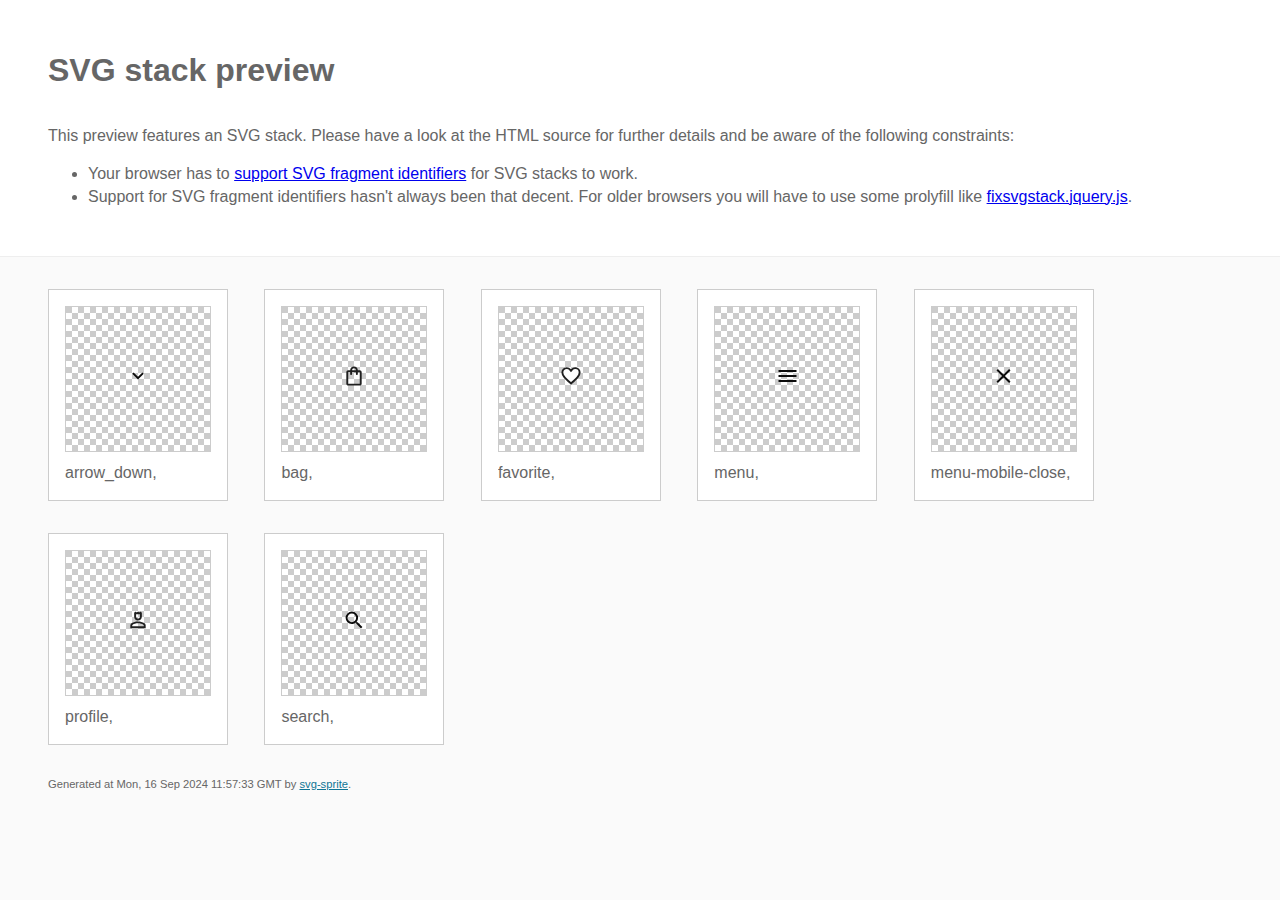
<file: docs/img/svgsprite/stack/sprite.stack.html>
<!doctype html>
<html lang="en">
    <head>
        <meta charset="utf-8">
        <title>SVG stack preview | svg-sprite</title>
        <style>
            body {
                padding: 0;
                margin: 0;
                color: #666;
                background: #fafafa;
                font-family: Arial, Helvetica, sans-serif;
                font-size: 1em;
                line-height: 1.4;
            }

            header {
                display: block;
                padding: 3em 3em 2em;
                background-color: #fff;
            }

            header p {
                margin: 2em 0 0;
            }

            section {
                border-top: 1px solid #eee;
                padding: 2em 3em 0;
            }

            section ul {
                margin: 0;
                padding: 0;
            }

            section li {
                display: inline-block;
                background-color: #fff;
                position: relative;
                margin: 0 2em 2em 0;
                vertical-align: top;
                border: 1px solid #ccc;
                padding: 1em 1em 3em;
                cursor: default;
            }

            .icon-box {
                margin: 0;
                width: 144px;
                height: 144px;
                position: relative;
                background: #ccc url("data:image/svg+xml,%3Csvg xmlns='http://www.w3.org/2000/svg' width='12' height='12'%3E%3Cpath fill='%23fff' d='M6 0h6v6H6zM0 6h6v6H0z'/%3E%3C/svg%3E") top left repeat;
                border: 1px solid #ccc;
                display: table-cell;
                vertical-align: middle;
                text-align: center;
            }

            .icon {
                display: inline-block;
            }

            h1 {
                margin-top: 0;
            }

            h2 {
                margin: 0;
                padding: 0;
                font-size: 1em;
                font-weight: 400;
                white-space: nowrap;
                overflow: hidden;
                text-overflow: ellipsis;
                position: absolute;
                left: 1em;
                right: 1em;
                bottom: 1em;
            }

            footer {
                display: block;
                margin: 0;
                padding: 0 3em 3em;
            }

            footer p {
                margin: 0;
                font-size: .7em;
            }

            footer a {
                color: #0f7595;
                margin-left: 0;
            }
        </style>

<!--
Sprite shape dimensions
====================================================================================================
You will need to set the sprite shape dimensions via CSS when you use them as stack SVGs, otherwise
they would become a huge 100% in size. You may use the following dimension classes for doing so.
They might well be outsourced to an external stylesheet of course.
-->

<style>
 .svg-arrow_down-dims { width: 24px; height: 24px; }
 .svg-bag-dims { width: 24px; height: 24px; }
 .svg-favorite-dims { width: 24px; height: 24px; }
 .svg-menu-dims { width: 25px; height: 24px; }
 .svg-menu-mobile-close-dims { width: 25px; height: 24px; }
 .svg-profile-dims { width: 24px; height: 24px; }
 .svg-search-dims { width: 24px; height: 24px; }
</style>

<!--
====================================================================================================
-->

    </head>
    <body>
        <header>
            <h1>SVG stack preview</h1>
            <p>This preview features an SVG stack. Please have a look at the HTML source for further details and be aware of the following constraints:</p>
            <ul>
                <li>Your browser has to <a href="https://caniuse.com/svg-fragment" target="_blank" rel="noopener noreferrer">support SVG fragment identifiers</a> for SVG stacks to work.</li>
                <li>Support for SVG fragment identifiers hasn't always been that decent. For older browsers you will have to use some prolyfill like <a href="https://github.com/preciousforever/SVG-Stacker/blob/master/fixsvgstack.jquery.js" target="_blank" rel="noopener noreferrer">fixsvgstack.jquery.js</a>.</li>
            </ul>
        </header>
        <section>

<!--
SVG stack
====================================================================================================
These SVG images make use of fragment identifiers (IDs) to reference certain portions of the
external sprite. By default, all shapes inside the sprite are hidden by CSS. The `:target` pseudo
selector is used to show the very shape that is referenced by the fragment identifier.
-->

            <ul>

             <li title="arrow_down">
                    <div class="icon-box">
                        <img src="svg/sprite.stack.svg#arrow_down" class="svg-arrow_down-dims" alt="arrow_down">
                    </div>
                    <h2>arrow_down, </h2>
                </li>
             <li title="bag">
                    <div class="icon-box">
                        <img src="svg/sprite.stack.svg#bag" class="svg-bag-dims" alt="bag">
                    </div>
                    <h2>bag, </h2>
                </li>
             <li title="favorite">
                    <div class="icon-box">
                        <img src="svg/sprite.stack.svg#favorite" class="svg-favorite-dims" alt="favorite">
                    </div>
                    <h2>favorite, </h2>
                </li>
             <li title="menu">
                    <div class="icon-box">
                        <img src="svg/sprite.stack.svg#menu" class="svg-menu-dims" alt="menu">
                    </div>
                    <h2>menu, </h2>
                </li>
             <li title="menu-mobile-close">
                    <div class="icon-box">
                        <img src="svg/sprite.stack.svg#menu-mobile-close" class="svg-menu-mobile-close-dims" alt="menu-mobile-close">
                    </div>
                    <h2>menu-mobile-close, </h2>
                </li>
             <li title="profile">
                    <div class="icon-box">
                        <img src="svg/sprite.stack.svg#profile" class="svg-profile-dims" alt="profile">
                    </div>
                    <h2>profile, </h2>
                </li>
             <li title="search">
                    <div class="icon-box">
                        <img src="svg/sprite.stack.svg#search" class="svg-search-dims" alt="search">
                    </div>
                    <h2>search, </h2>
                </li>
         </ul>

<!--
====================================================================================================
-->

        </section>
        <footer>
            <p>Generated at Mon, 16 Sep 2024 11:57:33 GMT by <a href="https://github.com/svg-sprite/svg-sprite" target="_blank" rel="noopener noreferrer">svg-sprite</a>.</p>
        </footer>
    </body>
</html>
</file>
<file: docs/css/main.css>
@charset "UTF-8";@import url(https://fonts.googleapis.com/css?family=Montserrat:100,200,300,regular,500,600,700,800,900,100italic,200italic,300italic,italic,500italic,600italic,700italic,800italic,900italic);*{padding:0;margin:0;border:0}*,::after,::before{-webkit-box-sizing:border-box;box-sizing:border-box}a,a:hover,a:link,a:visited{text-decoration:none}aside,footer,header,legend,main,nav,section{display:block}h1,h2,h3,h4,h5,h6,p{font-size:inherit;font-weight:inherit}ul,ul li{list-style:none}img{vertical-align:top}img,svg{max-width:100%;height:auto}address{font-style:normal}input,select,textarea{background-color:transparent}button,input,select,textarea{font-family:inherit;font-size:inherit;color:inherit}input::-ms-clear{display:none}button,input[type=submit]{display:inline-block;-webkit-box-shadow:none;box-shadow:none;background-color:transparent;background:0 0;cursor:pointer}button:active,button:focus,input:active,input:focus{outline:0}button::-moz-focus-inner{padding:0;border:0}label{cursor:pointer}:root{--container-width:1254px;--container-padding:15px;--font-main:Montserrat ,sans-serif;--font-accent:"Montserrat", sans-serif;--font-titles:var(--font-accent);--page-bg:#fff;--text-color:#000;--accent:#ac182c;--link-color:#2578c8;--laptop-size:1199px;--tablet-size:959px;--mobile-size:599px;--primary:#748c70;--black:#0c0c0c;--white:#fff;--primary-primary25:#f0f2ef;--primary-primary50:#d1d9cf;--primary-primary100:#b2bfaf;--primary-primary200:#a2b39f;--primary-primary300:#93a690;--primary-primary400:#839980;--primary-primary-600:#5a6d57;--primary-primary-700:#404e3e;--primary-primary750:#343e32;--primary-primary800:#272f25;--primary-primary900:#0d100c;--neutral-backgroundfaf9f5:#faf9f5;--neutral-graydfdfdf:#dfdfdf;--neutral-grayededed:#ededed;--neutral-grayf9f9f9:#f9f9f9;--neutral-graycbcbcb:#cbcbcb;--neutral-grayadadad:#adadad;--neutral-gray868686:#868686;--neutral-gray606060:#606060;--neutral-gray404040:#404040;--neutral-gray202020:#202020;--neutral-gray0c0c0c:#0c0c0c;--state-color-warning-bg:#f7e4c9;--state-color-warning-light:#ecbb77;--state-color-warning:#e09126;--state-color-error-bg:#fff2f2;--state-color-error-light:#ed2e2e;--state-color-error:#c30000;--state-color-success-bg:#f3fdfa;--state-color-success-light:#00ba88;--state-color-success:#00966d;--font-family:"Montserrat", sans-serif}.dark{--page-bg:#252526;--text-color:#fff}html{scroll-behavior:smooth;background-color:#272727}body{background-color:var(--page-bg);color:var(--text-color);font-family:var(--font-main);text-wrap:balance}img{display:block}a{color:var(--link-color)}code,pre.code{background-color:#e9f1f6;padding:.2rem;border-radius:4px}pre.code{overflow-x:auto;padding:1rem}.docs{display:grid;line-height:1.5}.docs p{margin:1rem 0}.docs ol,.docs ul{padding-left:2rem}.docs ol li,.docs ul li{list-style:disc;margin-bottom:.5rem}.docs ol li{list-style:decimal}.docs section,.docs section.docs{padding:40px 0}.docs section+section{border-top:1px solid #dae5e9}.docs small{font-size:1rem;color:#acacac}.docs .title-1:first-child,.docs .title-2:first-child{margin-top:0!important}.test,.test-2{width:600px;height:300px;margin:50px auto;background-color:#999;background-position:center center;background-size:cover;background-repeat:no-repeat}.test{background-image:url(./../img/project-02.jpg)}.test-2{background-image:-webkit-image-set(url(./../img/project-02.jpg) 1x,url(./../img/project-02@2x.jpg) 2x);background-image:image-set(url(./../img/project-02.jpg) 1x,url(./../img/project-02@2x.jpg) 2x)}.font-1{font-family:"Montserrat";font-weight:700;font-style:italic}.font-2{font-family:"FirasansBook";font-weight:400}.none{display:none!important}.visually-hidden{position:absolute;width:1px;height:1px;margin:-1px;border:0;padding:0;white-space:nowrap;-webkit-clip-path:inset(100%);clip-path:inset(100%);clip:rect(0 0 0 0);overflow:hidden}.no-scroll{overflow-y:hidden}.text-left{text-align:left}.text-right{text-align:right}.text-center{text-align:center}.d-flex{display:-webkit-box;display:-ms-flexbox;display:flex}.flex-center{-webkit-box-pack:center;-ms-flex-pack:center;justify-content:center}.content-demo{margin-bottom:5rem;padding:1rem;background-color:#dadada}.container,.container-full{padding:0 var(--container-padding)}.container{margin:0 auto;max-width:var(--container-width);width:100%}.container-full{max-width:100%}.container-left-50,.container-right-50{padding:0 var(--container-padding);max-width:50%}.container-right-50{margin-left:auto}.container-right{padding-left:calc((100% - var(--container-width))/2 + var(--container-padding))}.container-left{padding-right:calc((100% - var(--container-width))/2 + var(--container-padding))}.container-half-left{padding-right:calc((100% - var(--container-width))/2 + var(--container-width)/2);padding-left:calc((100% - var(--container-width))/2 + var(--container-padding))}.container-half-right{padding-left:calc((100% - var(--container-width))/2 + var(--container-width)/2);padding-right:calc((100% - var(--container-width))/2 + var(--container-padding))}.account,body,html{display:-webkit-box;display:-ms-flexbox;display:flex}body,html{min-height:100vh;-webkit-box-orient:vertical;-webkit-box-direction:normal;-ms-flex-direction:column;flex-direction:column}.account{-webkit-box-align:center;-ms-flex-align:center;align-items:center;gap:24px}.account a{display:inline-block;-webkit-transition:all .2s ease-in;transition:all .2s ease-in}.account a:hover,.btn:hover,a.btn:hover{background:var(--neutral-grayededed)}.account__menu{display:none}.best__title-wrapper{margin-bottom:24px;display:-webkit-box;display:-ms-flexbox;display:flex;-webkit-box-pack:justify;-ms-flex-pack:justify;justify-content:space-between;-webkit-box-align:center;-ms-flex-align:center;align-items:center}.best__link{display:none}.btn,a.btn{display:inline-block;padding:8px;min-width:184px;height:40px;background:var(--white);font-family:var(--font-family);font-weight:400;font-size:14px;line-height:171%;text-transform:capitalize;text-align:center;color:var(--black);-webkit-transition:all .2s ease-in;transition:all .2s ease-in}.btn--small,a.btn--small{min-width:unset;padding-left:15px;padding-right:15px}.btn-outline,a.btn-outline{display:inline-block;border:1px solid var(--primary-primary-600);padding:8px 16px;height:40px;display:-webkit-box;display:-ms-flexbox;display:flex;gap:4px;-webkit-box-align:center;-ms-flex-align:center;align-items:center;-webkit-box-pack:center;-ms-flex-pack:center;justify-content:center;font-family:var(--font-family);font-weight:400;font-size:14px;line-height:171%;text-transform:capitalize;text-align:center;color:var(--primary-primary-600)}.card-collection{position:relative}.card-collection__link{position:absolute;right:16px;bottom:16px}.card-collection__link .btn::after,.card__title a::after{content:"";position:absolute;left:0;top:0;width:100%;height:100%}.card{position:relative}.card__fav-btn{position:absolute;top:24px;right:24px;z-index:9}.card__btn-fav--selected .icon--favorite:hover,.card__btn-fav:hover .icon--favorite{stroke:#ff005d}.card__btn-fav--selected .icon--favorite{stroke:#000;fill:#ff005d}.card__body{padding:5.5px 8px;display:grid;gap:8px}.card__title{font-family:var(--font-family);font-weight:700;font-size:16px;line-height:140%;text-transform:capitalize}.card__title,.card__title a{color:var(--black)}.card__cols{display:grid;grid-template-columns:1fr auto}.card__desc,.card__price{font-family:var(--font-family);font-weight:400;font-size:16px;line-height:180%;text-transform:capitalize;color:var(--black)}.card__price{font-weight:700}.card__colors{display:-webkit-box;display:-ms-flexbox;display:flex;-webkit-box-align:center;-ms-flex-align:center;align-items:center;gap:8px}.collection__title{margin-bottom:24px}.collection__cols{display:grid;grid-template-columns:1fr 1fr;gap:24px}.collection__col{display:-webkit-box;display:-ms-flexbox;display:flex;-webkit-box-orient:vertical;-webkit-box-direction:normal;-ms-flex-direction:column;flex-direction:column;-webkit-box-pack:justify;-ms-flex-pack:justify;justify-content:space-between;gap:64px}.color{width:24px;height:24px;background-color:gray;border-radius:50%}.color--black{background-color:var(--black)}.color--blue{background-color:#7dc3eb}.color--green{background-color:var(--primary)}.color--olive{background-color:#909295}.color--navy{background-color:#19418e}.color--pink{background-color:#d0a5ea}.color--white{background-color:#fff;border:1px solid #d0d0d0}.follow__title{margin-bottom:24px}.follow__grid{display:grid;grid-template-columns:repeat(4,1fr);grid-template-rows:1fr 1fr}.follow__grid>:first-child{grid-column:span 2;grid-row:span 2}.follow__grid img{width:100%;height:100%;-o-object-fit:cover;object-fit:cover}.footer{margin-top:88px;padding:24px 0;background-color:#000;font-family:var(--font-family);font-weight:400;font-size:12px;line-height:180%;text-transform:capitalize;color:var(--neutral-graycbcbcb)}.header{position:relative;z-index:199;background-color:#fff;padding:16px 0 18px}.header__row{display:-webkit-box;display:-ms-flexbox;display:flex;-webkit-box-pack:justify;-ms-flex-pack:justify;justify-content:space-between;-webkit-box-align:center;-ms-flex-align:center;align-items:center}.header__logo{-ms-flex-negative:0;flex-shrink:0}.header__nav{margin-left:auto}.header__account--first{margin-left:auto;margin-right:24px}.header__nav-btn{display:none}.hero{height:600px;padding-bottom:103px;background-color:#999;background-image:url(./../img/Hero/hero.jpg);background-position:30% center;background-size:cover;background-repeat:no-repeat}.hero .container{height:100%}.hero__content{height:100%;display:-webkit-box;display:-ms-flexbox;display:flex;-webkit-box-orient:vertical;-webkit-box-direction:normal;-ms-flex-direction:column;flex-direction:column;-webkit-box-pack:end;-ms-flex-pack:end;justify-content:flex-end;-webkit-box-align:start;-ms-flex-align:start;align-items:flex-start;gap:27px}.hero__title{max-width:494px;font-family:var(--font-family);font-style:italic;font-weight:500;font-size:34px;line-height:180%;text-transform:capitalize;color:var(--black)}.icons-wrapper{padding:30px 0;display:-webkit-box;display:-ms-flexbox;display:flex;-webkit-column-gap:30px;-moz-column-gap:30px;column-gap:30px}.icon{fill:transparent;stroke:transparent;width:24px;height:24px}.icon--bag,.icon--profile,.icon--search{fill:#0c0c0c}.icon--favorite{stroke:#0c0c0c;fill:#fff}.icon--arrow_down,.icon--menu{fill:#0c0c0c}.logo{font-size:32px}.main,.mobile-nav{display:-webkit-box;display:-ms-flexbox;display:flex;-webkit-box-orient:vertical;-webkit-box-direction:normal;-ms-flex-direction:column;flex-direction:column}.main{gap:88px}.mobile-nav{overflow-y:auto;position:fixed;top:-100%;width:100%;height:100%;z-index:99;padding:106px 20px 56px;background:#fff;-webkit-transition:all .2s ease-in;transition:all .2s ease-in}.mobile-nav--open{top:0}.mobile-nav a{color:#000}.mobile-nav__links{margin-bottom:84px}.mobile-links{display:grid;gap:32px}.mobile-links__parent{border-bottom:1px solid #000}.mobile-links__parent-btn{width:100%;display:-webkit-box;display:-ms-flexbox;display:flex;-webkit-box-pack:justify;-ms-flex-pack:justify;justify-content:space-between}.mobile-links__parent-title{font-family:var(--font-family);font-weight:400;font-size:14px;line-height:180%;text-transform:capitalize;color:var(--black)}.mobile-links__parent-btn__icon,.mobile-sub{-webkit-transition:all .2s ease-in;transition:all .2s ease-in}.active .mobile-links__parent-btn__icon{-webkit-transform:rotate(-180deg);-ms-transform:rotate(-180deg);transform:rotate(-180deg)}.mobile-sub{max-height:0;overflow:hidden}.mobile-sub-list{display:grid;gap:16px;padding:24px 0 16px 35px}.mobile-sub-list__item{padding-top:7px;font-family:var(--font-family);font-weight:400;font-size:14px;line-height:180%;text-transform:capitalize;color:var(--neutral-gray404040)}.mobile-sub-list__link{display:inline-block;padding-top:7px;width:100%}.mobile-sub-list__link:hover,.nav__list a.active{color:#000}.mobile-nav__btns{margin-top:auto;border-top:1px solid #000;padding-top:14px;display:grid;grid-template-columns:1fr 1fr;gap:16px}.mobile-nav-btn{--time:0.1s;--width:18px;--height:12px;--line-height:2px;--spacing:2px;--color:#000;--radius:0;height:calc(var(--line-height)*3 + var(--spacing)*2);width:var(--width);display:-webkit-box;display:-ms-flexbox;display:flex;-webkit-box-pack:center;-ms-flex-pack:center;justify-content:center;-webkit-box-align:center;-ms-flex-align:center;align-items:center}.nav-icon,.nav-icon::after,.nav-icon::before{position:relative;width:var(--width);height:var(--line-height);background-color:var(--color);border-radius:var(--radius)}.nav-icon::after,.nav-icon::before{content:"";display:block;position:absolute;left:0;-webkit-transition:top var(--time) linear var(--time),-webkit-transform var(--time) ease-in;transition:transform var(--time) ease-in,top var(--time) linear var(--time);transition:transform var(--time) ease-in,top var(--time) linear var(--time),-webkit-transform var(--time) ease-in}.nav-icon::before{top:calc(-1*(var(--line-height) + var(--spacing)))}.nav-icon::after{top:calc(var(--line-height) + var(--spacing))}.nav-icon.nav-icon--active{background-color:transparent}.nav-icon.nav-icon--active::after,.nav-icon.nav-icon--active::before{top:0;-webkit-transition:top var(--time) linear,-webkit-transform var(--time) ease-in var(--time);transition:top var(--time) linear,transform var(--time) ease-in var(--time);transition:top var(--time) linear,transform var(--time) ease-in var(--time),-webkit-transform var(--time) ease-in var(--time)}.nav-icon.nav-icon--active::before{-webkit-transform:rotate(45deg);-ms-transform:rotate(45deg);transform:rotate(45deg)}.nav-icon.nav-icon--active::after{-webkit-transform:rotate(-45deg);-ms-transform:rotate(-45deg);transform:rotate(-45deg)}.mobile-nav-btn{z-index:999}.nav{font-family:var(--font-family);font-weight:400;font-size:18px;line-height:180%;text-transform:capitalize;text-align:center;color:var(--neutral-gray404040)}.nav__list{display:-webkit-box;display:-ms-flexbox;display:flex;-webkit-column-gap:24px;-moz-column-gap:24px;column-gap:24px}.nav__list a{color:var(--neutral-gray404040)}.swiper{width:100%;padding-bottom:32px!important}.swiper-pagination-bullet{width:14px!important;height:14px!important;background-color:var(--neutral-grayadadad);opacity:.3!important}.swiper-pagination-bullet-active{background-color:var(--neutral-graydfdfdf)!important}.swiper-horizontal>.swiper-pagination-bullets .swiper-pagination-bullet,.swiper-pagination-horizontal.swiper-pagination-bullets .swiper-pagination-bullet{margin-left:8px!important;margin-right:8px!important}.swiper-horizontal>.swiper-pagination-bullets,.swiper-pagination-bullets.swiper-pagination-horizontal,.swiper-pagination-custom,.swiper-pagination-fraction{bottom:0!important}.title{font-family:var(--font-family);font-weight:600;font-size:32px;line-height:140%;text-transform:capitalize;color:var(--black)}.title-1,.title-2,.title-3,.title-4{margin:1em 0 .5em;font-size:38px;font-weight:700;font-family:var(--font-titles)}.title-2,.title-3,.title-4{font-size:32px}.title-3,.title-4{font-size:26px}.title-4{font-size:18px}.top-info{position:relative;z-index:199;padding:8px 0 7px;background:var(--primary-primary-600);font-family:var(--font-family);font-weight:600;font-size:12px;letter-spacing:.07em;text-align:center;text-transform:capitalize;color:var(--white)}@media (max-width:1274px){.container-right{padding-left:var(--container-padding)}.container-left{padding-right:var(--container-padding)}.container-half-left{padding-left:var(--container-padding)}.container-half-right{padding-right:var(--container-padding)}.account{gap:12px}.color{width:16px;height:16px}.header__account--first{background-repeat:12px}.hero__title{max-width:250px}.nav{font-size:16px}.nav__list{-webkit-column-gap:15px;-moz-column-gap:15px;column-gap:15px}}@media (max-width:810px){.container-left-50,.container-right-50{max-width:100%}.container-half-left,.container-half-right{padding:0 var(--container-padding)}.account__search{display:none}.account__menu{display:block}.best__title-wrapper{margin-bottom:8px}.btn,a.btn{padding:8px 9px;min-width:unset}.btn--mobile-wide,a.btn--mobile-wide{min-width:unset;width:100%;text-align:left;padding:8px 16px}.card-collection__link{position:static}.card__fav-btn{top:8px;right:8px}.card__body{padding:0}.card__title{font-weight:600;font-size:14px}.card__cols{-ms-flex-wrap:wrap;flex-wrap:wrap}.card__desc,.card__price{font-size:14px;line-height:140%}.card__price{font-weight:600}.collection__title{margin-bottom:8px}.collection__cols{gap:16px}.collection__col{gap:24px}.follow__title{margin-bottom:8px}.follow__grid{grid-template-columns:repeat(2,1fr);grid-template-rows:repeat(4,1fr)}.footer{margin-top:24px;padding:8px 0}.header{padding:4px 8px}.header__nav{display:none}.header__account--first{-webkit-box-ordinal-group:0;-ms-flex-order:-1;order:-1;margin-left:unset}.hero{height:551px;padding-bottom:16px}.hero__content{gap:32px}.hero__title{max-width:168px;font-size:20px}.main{gap:24px}.swiper{padding-bottom:20px!important}.swiper-pagination-bullet{width:8px!important;height:8px!important}.title{font-weight:700;font-size:20px}.top-info{padding:0;font-weight:400;font-size:10px;line-height:140%}}@media (-webkit-min-device-pixel-ratio:2),(-webkit-min-device-pixel-ratio:1.25),(min-resolution:120dpi){.test{background-image:url(./../img/project-02@2x.jpg)}.hero{background-image:url(./../img/Hero/hero@2x.jpg)}}
/*# sourceMappingURL=[data-uri] */
</file>
